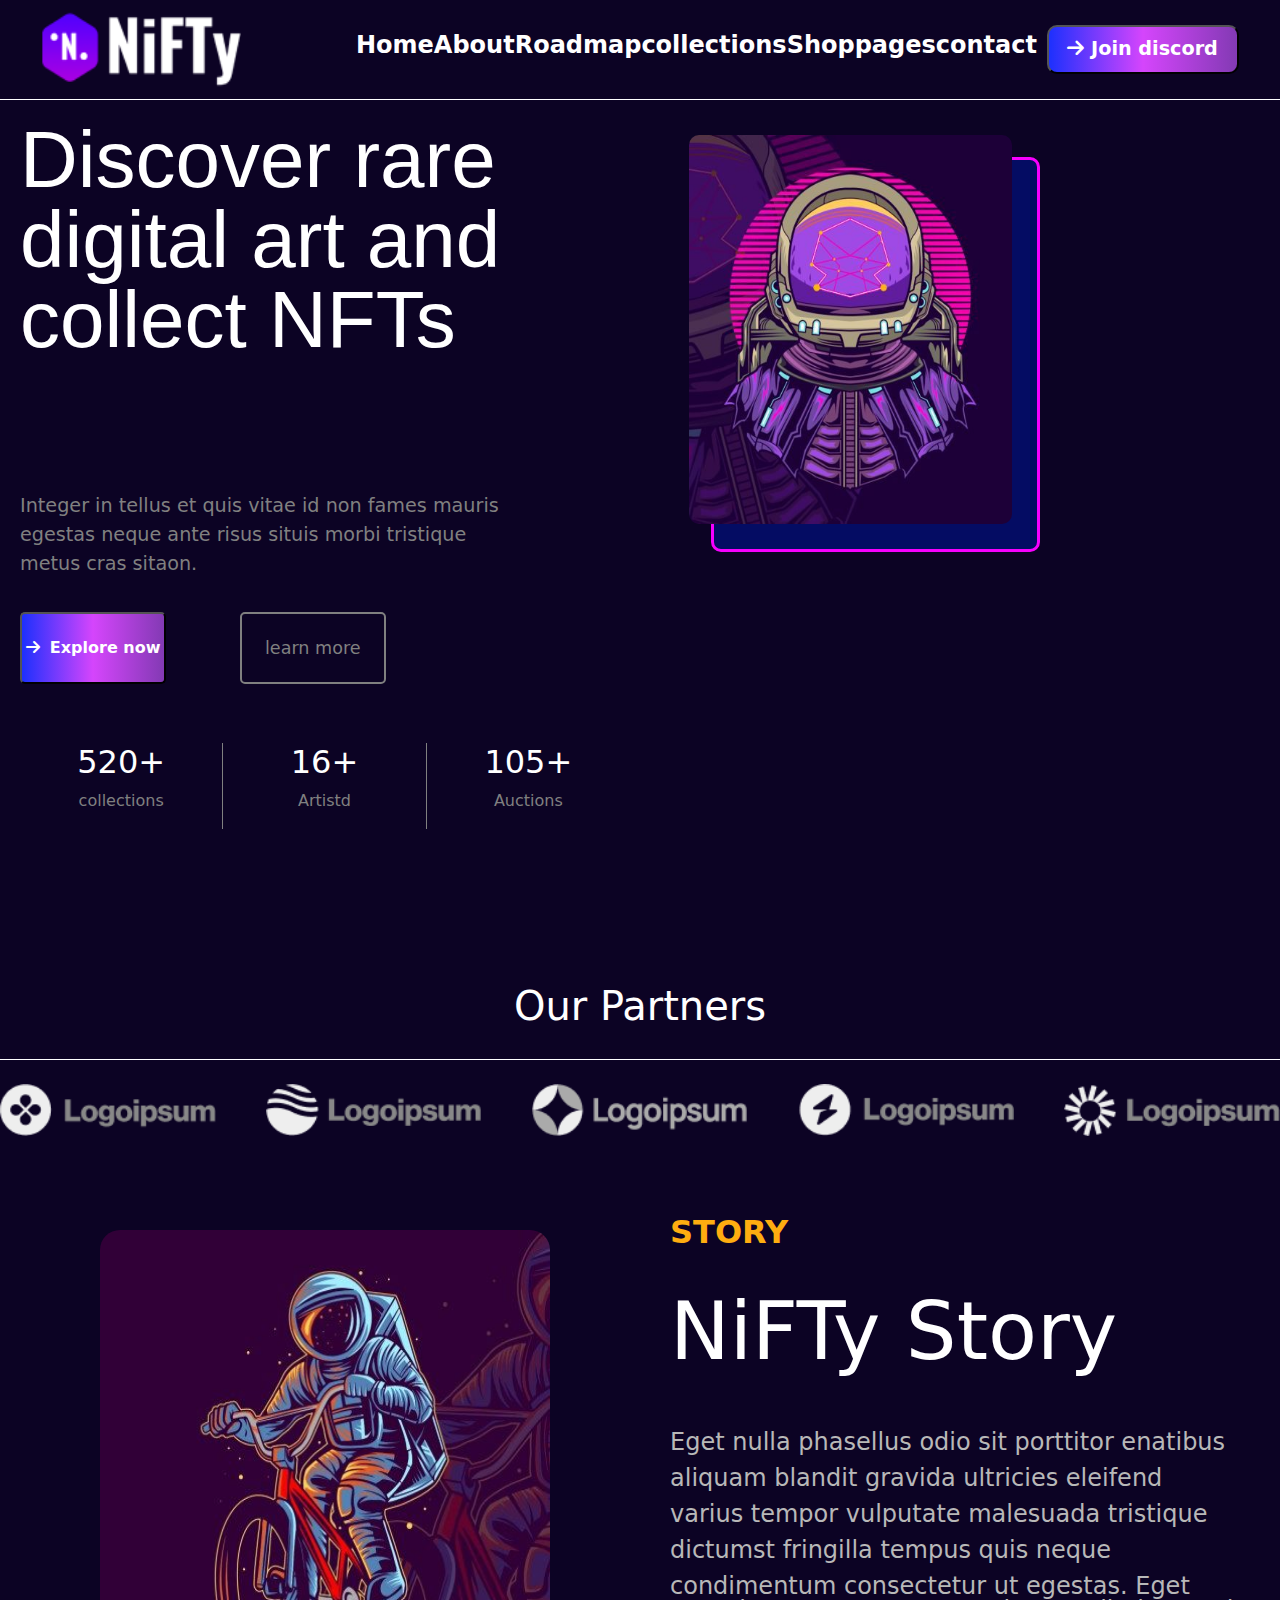
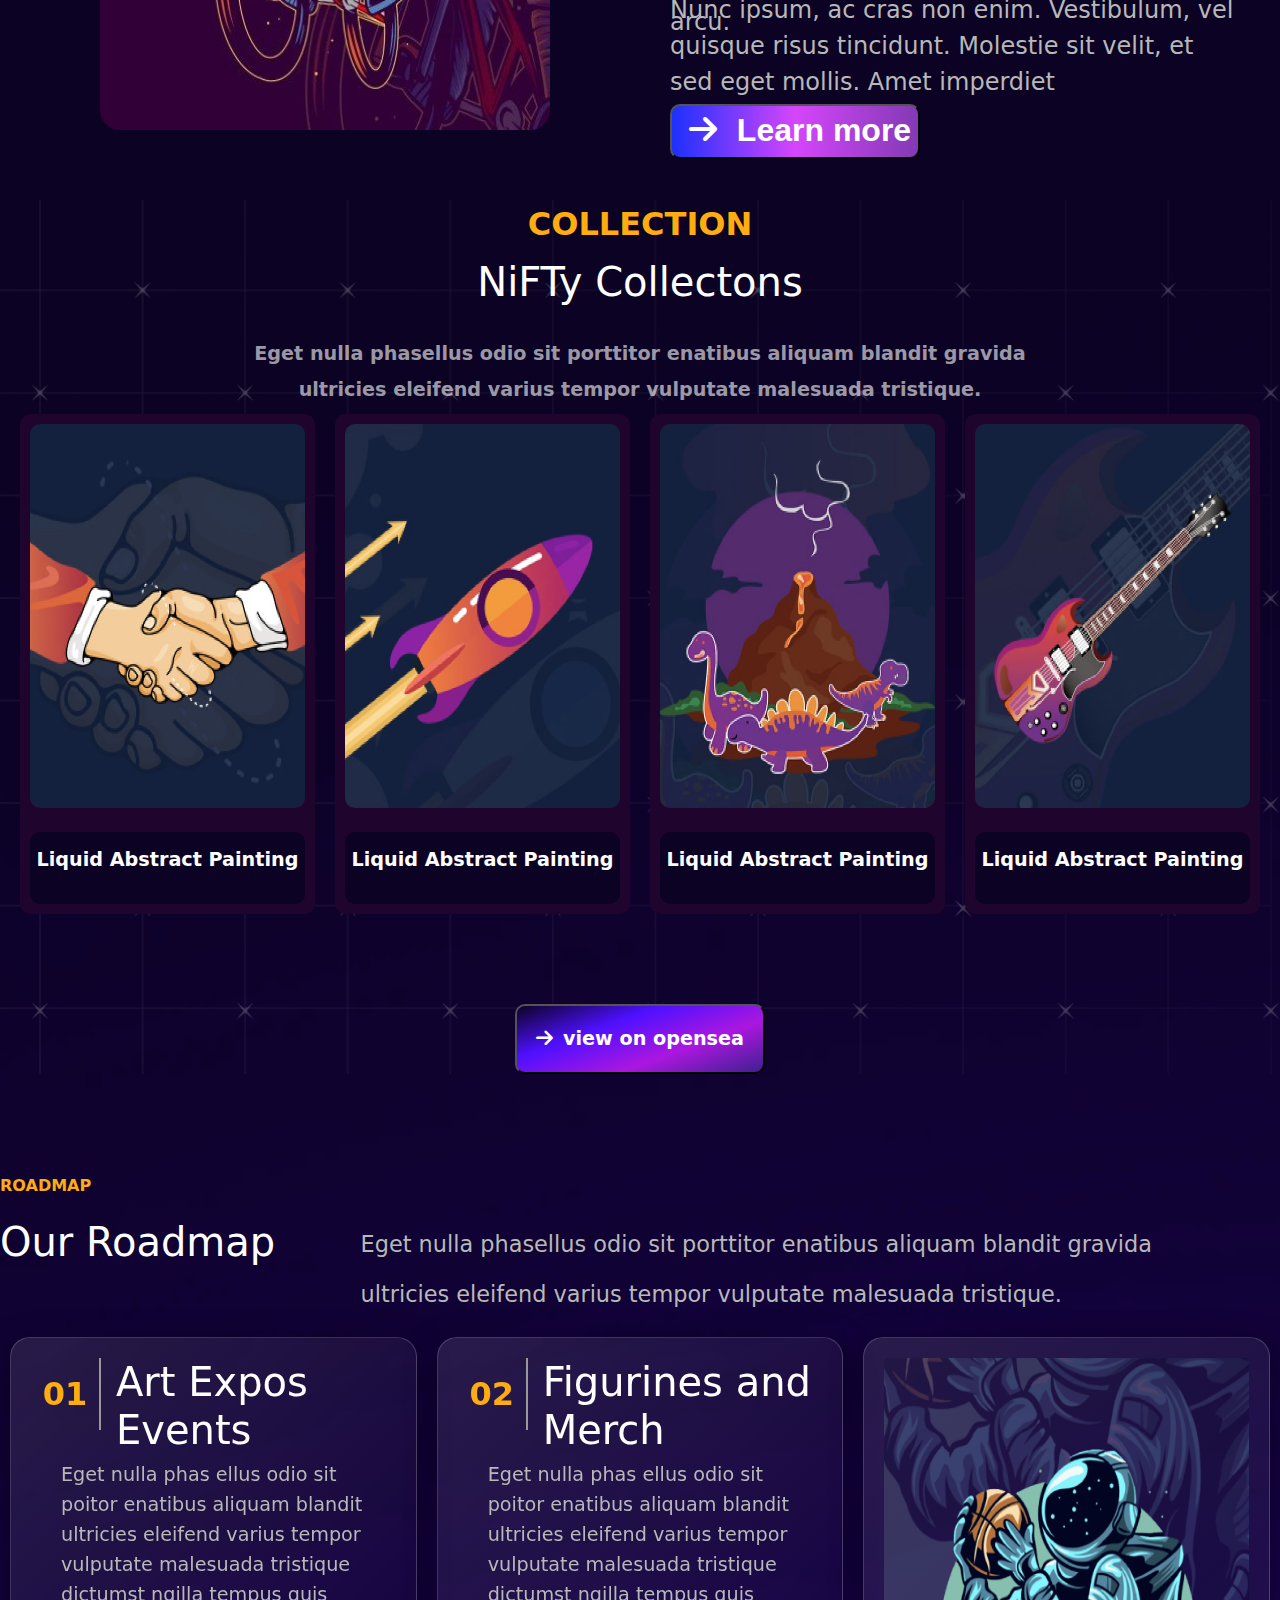
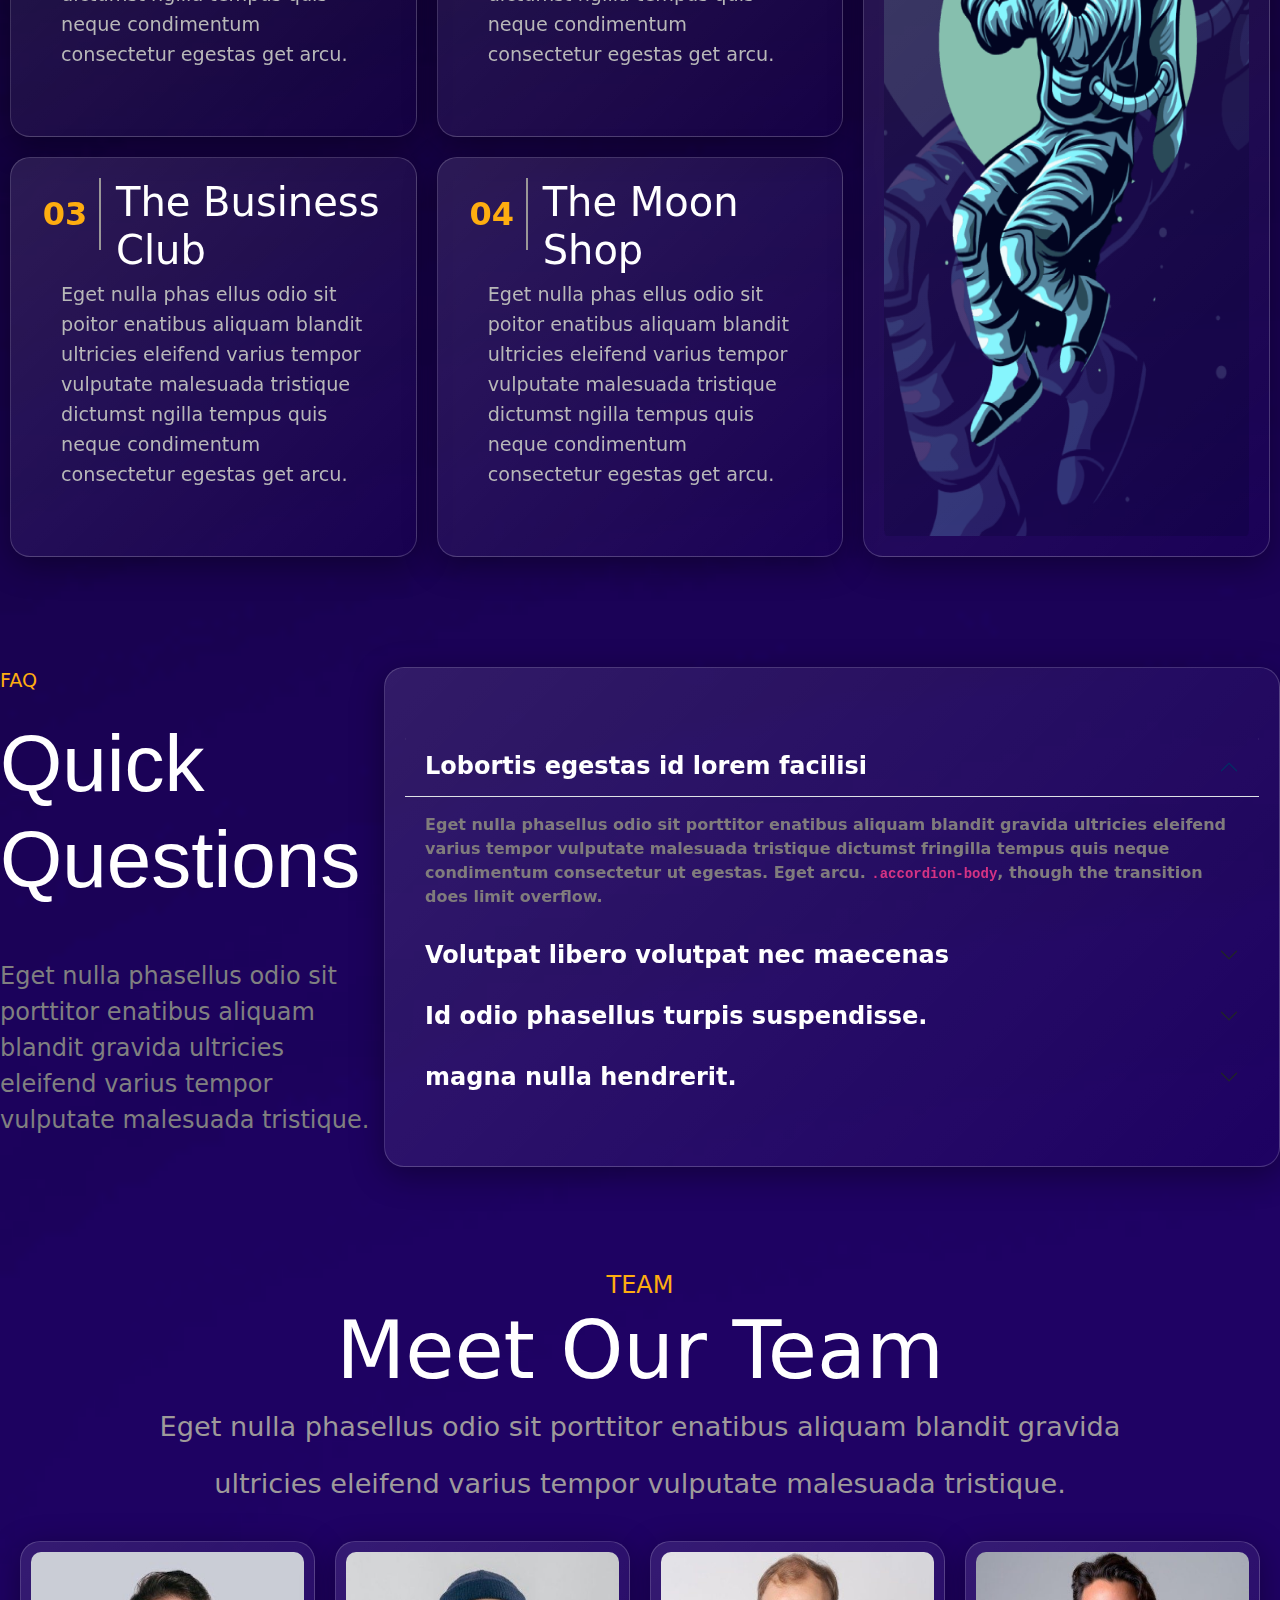
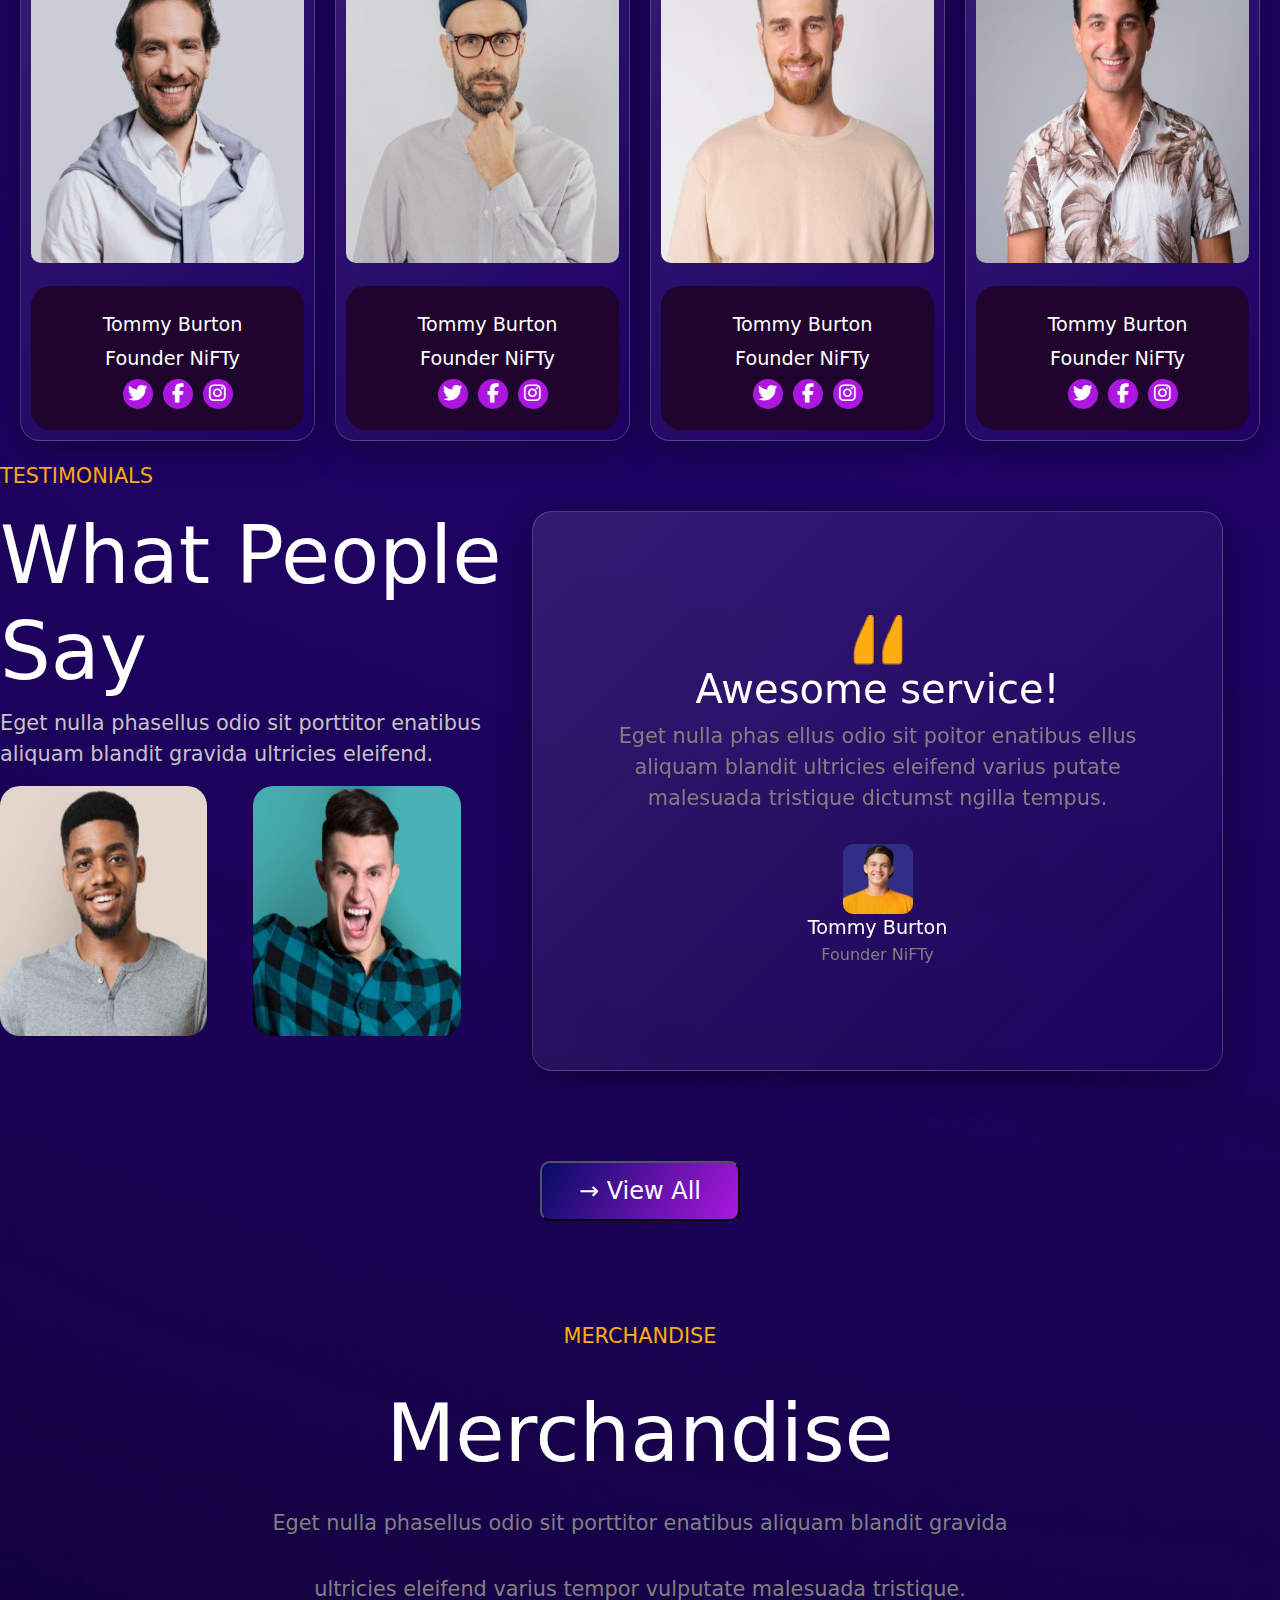
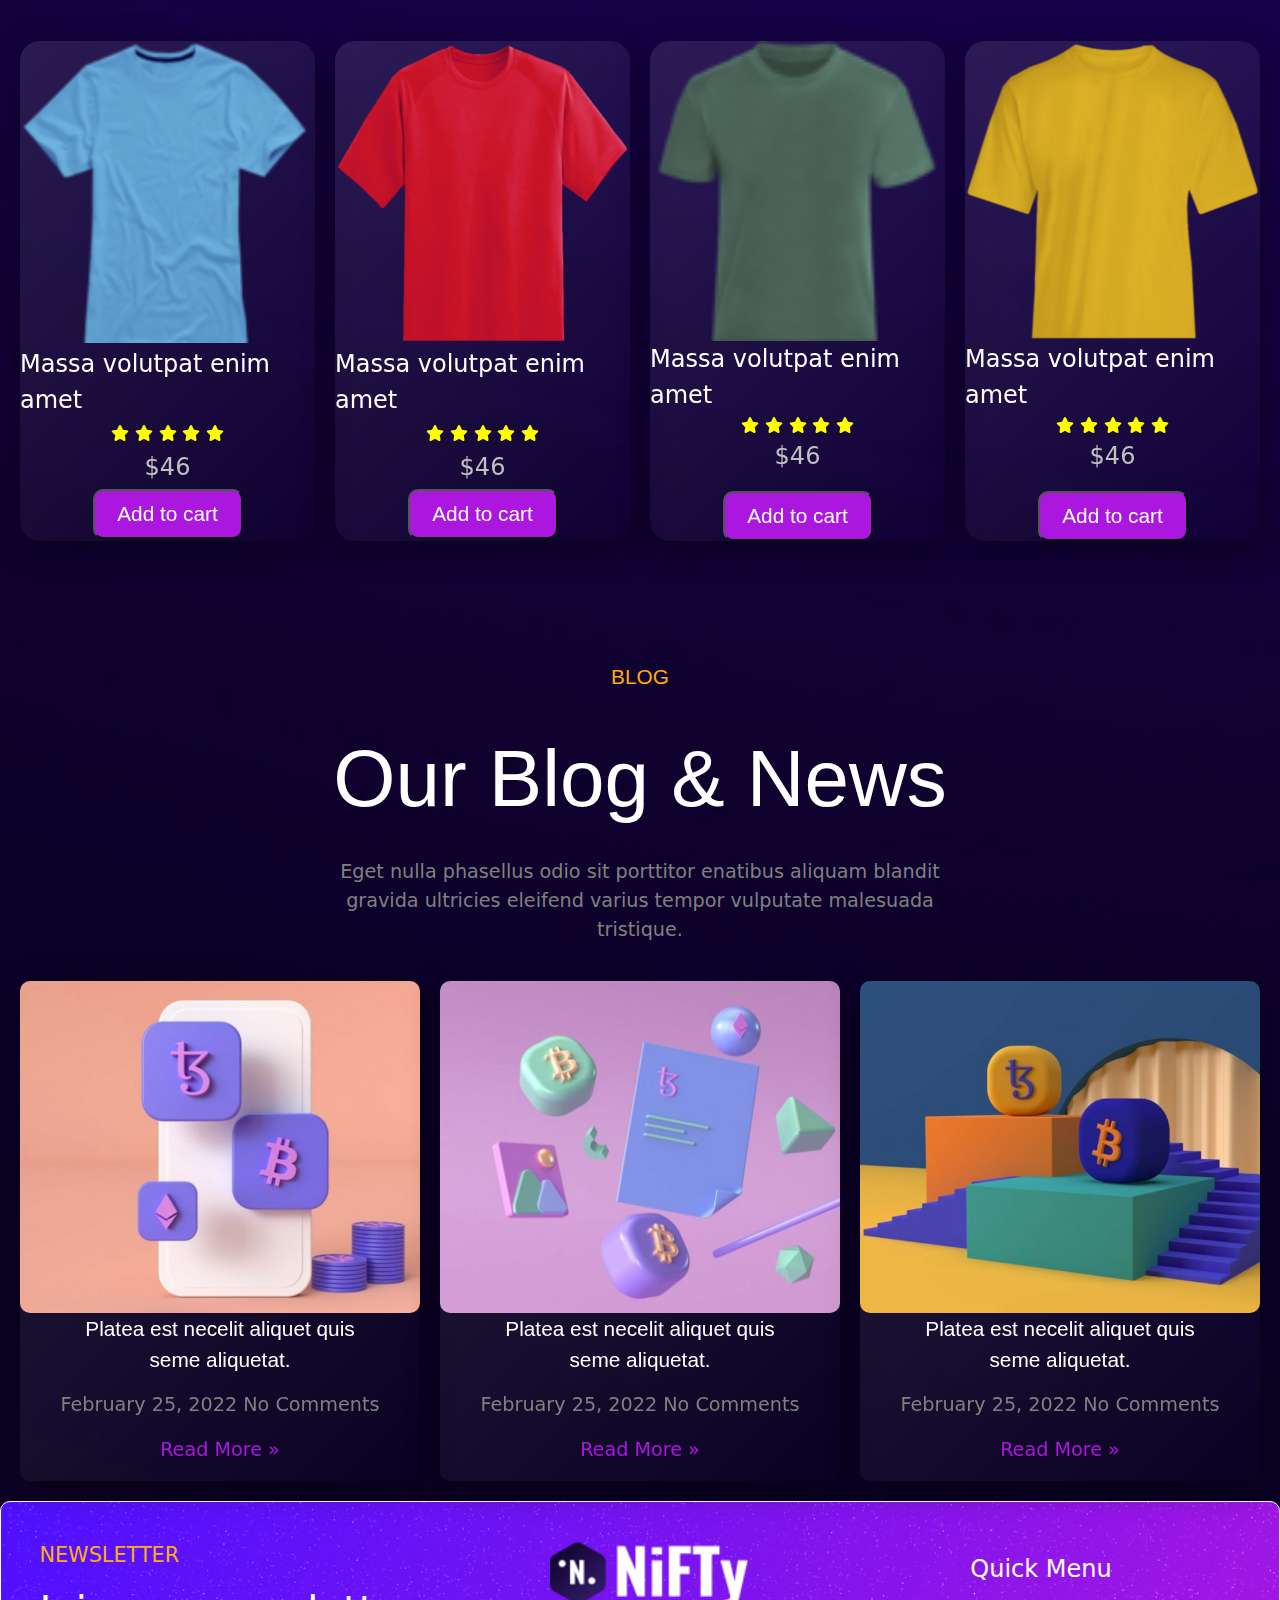
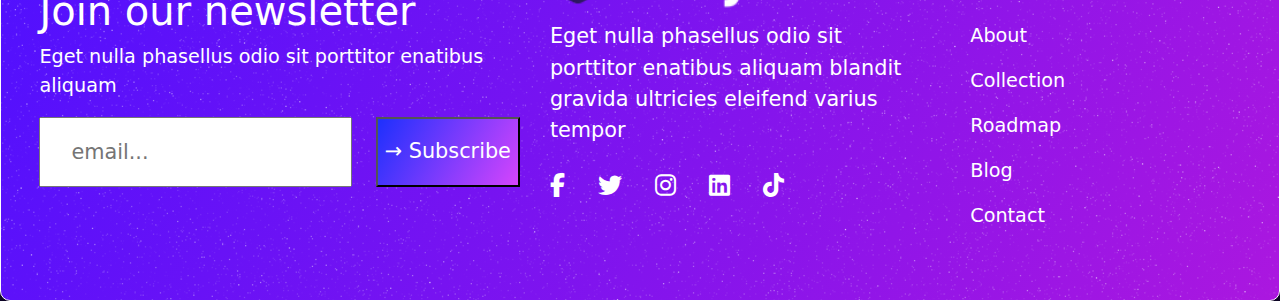
<file: index.html>
<!DOCTYPE html>
<html lang="en">

<head>
    <meta charset="UTF-8">
    <meta name="viewport" content="width=device-width, initial-scale=1.0">
    <title>Nifty portfolio</title>
    <link rel="preconnect" href="https://fonts.googleapis.com">
    <link rel="preconnect" href="https://fonts.gstatic.com" crossorigin>
    <link href="https://fonts.googleapis.com/css2?family=Roboto+Condensed:ital,wght@0,100..900;1,100..900&display=swap"
        rel="stylesheet">
    <link rel="stylesheet" href="style.css">
    <link rel="stylesheet" href="https://cdnjs.cloudflare.com/ajax/libs/font-awesome/6.6.0/css/all.min.css">

    <link href="https://cdn.jsdelivr.net/npm/bootstrap@5.3.3/dist/css/bootstrap.min.css" rel="stylesheet"
        integrity="sha384-QWTKZyjpPEjISv5WaRU9OFeRpok6YctnYmDr5pNlyT2bRjXh0JMhjY6hW+ALEwIH" crossorigin="anonymous">
</head>
</head>

<body style=" background-color: #0C0324;">
    <div class="main">
        <!-- navbar start -->
        <nav>
            <div class="nav_logo">
                <img src="./images/logo-nifty-light.png" alt="aa" height="100%" width="100%">
            </div>
            <div class="nav_catagories">
                <ul>
                    <li>Home</li>
                    <li>About</li>
                    <li>Roadmap</li>
                    <li>collections</li>
                    <li>Shop</li>
                    <li>pages</li>
                    <li>contact</li>
                </ul>
            </div>
            <div class="nav_button">
                <button><i class="fa-solid fa-arrow-right"></i> Join discord</button>
            </div>
        </nav>
        <!-- navbar end -->
        <!-- hero section start -->
        <div class="hero">
            <div class="hero_text">
                <h1 class="hero_tital">
                    Discover rare digital art and collect NFTs
                </h1>

                <p class="hero_paragraph">Integer in tellus et quis vitae id non fames mauris egestas neque ante risus
                    situis morbi tristique metus cras sitaon.</p>

                <div class="hero_buttons">
                    <button class="hero_button_1"><i style="margin-right: 10px;"
                            class="fa-solid fa-arrow-right"></i>Explore
                        now</button>
                    <button class="hero_button_2">learn more</button>
                </div>

                <div class="hero_review">

                    <div class="hero_reviews">
                        <h2>520+</h2>
                        <p>collections</p>
                    </div>

                    <div class="hero_reviews">
                        <h2>16+</h2>
                        <p>Artistd</p>
                    </div>

                    <div class="hero_reviews" style="border: none;">
                        <h2>105+</h2>
                        <p>Auctions</p>
                    </div>

                </div>
            </div>

            <div class="hero_img">

                <div class="hero_inner_img">
                    <img src="./images/img-hero-home-pkx0rylo211e505zyjern6z4qr8wz2abgy2iei8vrc.jpg" alt="aa"
                        height="100%" width="100%">
                </div>
            </div>
        </div>
        <!-- hero sectionend -->

        <!-- our partners start -->
        <div class="heading1">
            <h1>Our Partners</h1>
        </div>

        <div class="partners_logo">
            <img src="./images/logoipsum1.png" alt="aa" width="100%">
            <img src="./images/logoispum2.png" alt="aa" width="100%">
            <img src="./images/logoipsum3.png" alt="aa" width="100%">
            <img src="./images/logoipsum4.png" alt="aa" width="100%">
            <img src="./images/logoipsum5.png" alt="aa" width="100%">
        </div>
        <!-- our partners end -->

        <!-- nify story start -->

        <div class="nifty_story">
            <div class="nifty_story_img">
                <div class="nifty_story_inner_img">
                    <img src="./images/about-sect-pkx2qvjboxoln93ri0fmyq3f60lvekg6x5yi3pwz84.jpg" alt="aa" height="100%"
                        width="100%">
                </div>
            </div>
            <div class="nifty_story_text">
                <span id="story">story</span>

                <h1>NiFTy Story</h1>

                <span>Eget nulla phasellus odio sit porttitor enatibus aliquam blandit gravida ultricies eleifend varius
                    tempor vulputate malesuada tristique dictumst fringilla tempus quis neque condimentum consectetur ut
                    egestas. Eget arcu.</span>

                <span>Nunc ipsum, ac cras non enim. Vestibulum, vel quisque risus tincidunt. Molestie sit velit, et sed
                    eget mollis. Amet imperdiet</span>
                <div class="nifty_button">
                    <button><i class="fa-solid fa-arrow-right"></i>Learn more</button>
                </div>
            </div>
        </div>
        <!-- nifty story end -->

        <!-- nifty collection start -->
        <div class="nifty_collection">

            <div class="nifty_collection_text1"><span>COLLECTION</span></div>

            <div class="nifty_collection_text2">
                <h1>NiFTy Collectons</h1>
            </div>

            <div class="nifty_collection_text3">
                <p>Eget nulla phasellus odio sit porttitor enatibus aliquam blandit gravida</p>
                <p>ultricies eleifend varius tempor vulputate malesuada tristique.</p>
            </div>

            <div class="nifty_collection_cards">
                <div class="nifty_collection_card">
                    <div class="nifty_collection_card_img"><img src="./images/img-8-min.jpg" alt="aa" height="100%"
                            width="100%"></div>
                    <div class="nifty_collection_card_text">
                        <p>Liquid Abstract Painting</p>
                    </div>
                </div>
                <div class="nifty_collection_card">
                    <div class="nifty_collection_card_img"><img src="./images/img-2-min.jpg" alt="aa" height="100%"
                            width="100%"></div>
                    <div class="nifty_collection_card_text">
                        <p>Liquid Abstract Painting</p>
                    </div>
                </div>
                <div class="nifty_collection_card">
                    <div class="nifty_collection_card_img"><img src="./images/img-3-min.jpg" alt="aa" height="100%"
                            width="100%"></div>
                    <div class="nifty_collection_card_text">
                        <p>Liquid Abstract Painting</p>
                    </div>
                </div>
                <div class="nifty_collection_card">
                    <div class="nifty_collection_card_img"><img src="./images/img-7-min.jpg" alt="aa" height="100%"
                            width="100%"></div>
                    <div class="nifty_collection_card_text">
                        <p>Liquid Abstract Painting</p>
                    </div>
                </div>
            </div>
            <div class="nifty_collection_button">
                <button><i class="fa-solid fa-arrow-right"></i>view on opensea</button>
            </div>


        </div>
        <!-- nifty collection end -->

        <!-- nifty roadmap starts here -->

        <div class="nifty_roadmap">

            <div class="nifty_roadmap_text1">
                <p>
                    ROADMAP</p>
            </div>

            <div class="nifty_roadmap_text_2">
                <div class="nifty_roadmap_text_3_heading">
                    <h1>Our Roadmap</h1>
                </div>
                <div class="nifty_roadmap_text_2_paragraph">
                    <p>Eget nulla phasellus odio sit porttitor enatibus aliquam blandit gravida</p>
                    <p>ultricies eleifend varius tempor vulputate malesuada tristique.</p>
                </div>
            </div>

            <div class="nifty_roadmap_cards">
                <div class="nifty_roadmap_card">
                    <div class="nifty_roadmap_card_text1">
                        <div class="nifty_roadmap_number"><span>01</span></div>
                        <div class="nifty_roadmap_heading">
                            <h1>Art Expos Events</h1>
                        </div>
                    </div>
                    <div class="nifty_roadmap_card_text2">
                        <p>Eget nulla phas ellus odio sit poitor enatibus aliquam blandit ultricies eleifend varius
                            tempor vulputate malesuada tristique dictumst ngilla tempus quis neque condimentum
                            consectetur egestas get arcu.</p>
                    </div>
                </div>
                <div class="nifty_roadmap_card">
                    <div class="nifty_roadmap_card_text1">
                        <div class="nifty_roadmap_number"><span>02</span></div>
                        <div class="nifty_roadmap_heading">
                            <h1>Figurines and Merch</h1>
                        </div>
                    </div>
                    <div class="nifty_roadmap_card_text2">
                        <p>Eget nulla phas ellus odio sit poitor enatibus aliquam blandit ultricies eleifend varius
                            tempor vulputate malesuada tristique dictumst ngilla tempus quis neque condimentum
                            consectetur egestas get arcu.</p>
                    </div>
                </div>
                <div class="nifty_roadmap_card">
                    <div class="nifty_roadmap_card_text1">
                        <div class="nifty_roadmap_number"><span>03</span></div>
                        <div class="nifty_roadmap_heading">
                            <h1>The Business Club</h1>
                        </div>
                    </div>
                    <div class="nifty_roadmap_card_text2">
                        <p>Eget nulla phas ellus odio sit poitor enatibus aliquam blandit ultricies eleifend varius
                            tempor vulputate malesuada tristique dictumst ngilla tempus quis neque condimentum
                            consectetur egestas get arcu.</p>
                    </div>
                </div>
                <div class="nifty_roadmap_card">
                    <div class="nifty_roadmap_card_text1">
                        <div class="nifty_roadmap_number"><span>04</span></div>
                        <div class="nifty_roadmap_heading">
                            <h1>The Moon Shop</h1>
                        </div>
                    </div>
                    <div class="nifty_roadmap_card_text2">
                        <p>Eget nulla phas ellus odio sit poitor enatibus aliquam blandit ultricies eleifend varius
                            tempor vulputate malesuada tristique dictumst ngilla tempus quis neque condimentum
                            consectetur egestas get arcu.</p>
                    </div>
                </div>
                <div class="nifty_roadmap_card item-3"><img
                        src="./images/roadmap-sect-pkx9wrj8sw4j5o6t93ny7na9h6vh82bf9cotd4w6r4.png" alt="aa"
                        height="100%" width="100%"></div>
            </div>
        </div>

        <!-- nifty roadmap ends here -->

        <!-- nifty inquiry start here -->

        <div class="nifty_inquiry">
            <div class="nifty_inquiry_left">
                <div class="nifty_inqury_text1">
                    <p>FAQ</p>
                </div>
                <div class="nifty_inqury_text2">
                    <h1 style="font-size: 5rem;">Quick Questions</h1>
                </div>
                <div class="nifty_inqury_text3">
                    <p>Eget nulla phasellus odio sit porttitor enatibus aliquam blandit gravida ultricies eleifend
                        varius tempor vulputate malesuada tristique.</p>
                </div>
            </div>
            <div class="nifty_inquiry_right">

                <div class="accordion mt-5" id="accordionExample">

                    <div class="accordion-item"
                        style="background: transparent; color: rgb(128, 124, 124); border: none;">
                        <h2 class="accordion-header "
                            style="background: transparent; color: rgb(255, 255, 255); border: none;">
                            <button class="accordion-button"
                                style="background: transparent; color: rgb(255, 255, 255); font-weight: 700; font-size: 1.5rem; border: none;"
                                type="button" data-bs-toggle="collapse" data-bs-target="#collapseOne"
                                aria-expanded="true" aria-controls="collapseOne">
                                Lobortis egestas id lorem facilisi
                            </button>
                        </h2>
                        <div id="collapseOne" class="accordion-collapse collapse show"
                            data-bs-parent="#accordionExample">
                            <div class="accordion-body">
                                <strong>Eget nulla phasellus odio sit porttitor enatibus aliquam blandit gravida
                                    ultricies eleifend varius tempor vulputate malesuada tristique dictumst fringilla
                                    tempus quis neque condimentum consectetur ut egestas. Eget arcu.
                                    <code>.accordion-body</code>, though the transition does limit overflow.
                            </div>
                        </div>
                    </div>


                    <div class="accordion-item" style="background: transparent; color: gray; border: none;">
                        <h2 class="accordion-header" style="background: transparent; color: gray;">
                            <button class="accordion-button collapsed"
                                style="background: transparent; color: rgb(255, 255, 255); font-weight: 700; font-size: 1.5rem"
                                type="button" data-bs-toggle="collapse" data-bs-target="#collapseTwo"
                                aria-expanded="false" aria-controls="collapseTwo">
                                Volutpat libero volutpat nec maecenas
                            </button>
                        </h2>
                        <div id="collapseTwo" class="accordion-collapse collapse" data-bs-parent="#accordionExample">
                            <div class="accordion-body">
                                <strong>Eget nulla phasellus odio sit porttitor enatibus aliquam blandit gravida
                                    ultricies eleifend varius tempor vulputate malesuada tristique dictumst fringilla
                                    tempus quis neque condimentum consectetur ut egestas. Eget arcu.
                                    <code>.accordion-body</code>, though the transition does limit overflow.
                            </div>
                        </div>
                    </div>


                    <div class="accordion-item"
                        style="background: transparent; color: gray; font-weight: 700; border: none;">
                        <h2 class="accordion-header">
                            <button class="accordion-button collapsed"
                                style="background: transparent; color: rgb(255, 255, 255); font-weight: 700; font-size: 1.5rem"
                                type="button" data-bs-toggle="collapse" data-bs-target="#collapseThree"
                                aria-expanded="false" aria-controls="collapseThree">
                                Id odio phasellus turpis suspendisse.
                            </button>
                        </h2>
                        <div id="collapseThree" class="accordion-collapse collapse" data-bs-parent="#accordionExample">
                            <div class="accordion-body">
                                <strong>Eget nulla phasellus odio sit porttitor enatibus aliquam blandit gravida
                                    ultricies eleifend varius tempor vulputate malesuada tristique dictumst fringilla
                                    tempus quis neque condimentum consectetur ut egestas. Eget arcu.
                                    <code>.accordion-body</code>, though the transition does limit overflow.
                            </div>
                        </div>
                    </div>

                    <div class="accordion-item" style="background: transparent; color: gray; border: none;">
                        <h2 class="accordion-header">
                            <button class="accordion-button collapsed"
                                style="background: transparent; color: rgb(255, 255, 255); font-weight: 700; font-size: 1.5rem;"
                                type="button" data-bs-toggle="collapse" data-bs-target="#collapseFour"
                                aria-expanded="false" aria-controls="collapseFour">
                                magna nulla hendrerit.
                            </button>
                        </h2>
                        <div id="collapseFour" class="accordion-collapse collapse" data-bs-parent="#accordionExample">
                            <div class="accordion-body">
                                <strong>Eget nulla phasellus odio sit porttitor enatibus aliquam blandit gravida
                                    ultricies eleifend varius tempor vulputate malesuada tristique dictumst fringilla
                                    tempus quis neque condimentum consectetur ut egestas. Eget arcu.
                                    <code>.accordion-body</code>, though the transition does limit overflow.
                            </div>
                        </div>
                    </div>


                </div>
            </div>
        </div>

        <!-- nifty inquiry end here -->

        <!-- nifty team starts here -->
        <div class="nifty_team1"><span>TEAM</span></div>
        <div class="nifty_team2">
            <h1 style="font-size: 5rem; font-weight: 400;">Meet Our Team</h1>
        </div>
        <div class="nifty_team3">
            <p>Eget nulla phasellus odio sit porttitor enatibus aliquam blandit gravida</p>
            <p>ultricies eleifend varius tempor vulputate malesuada tristique.</p>
        </div>

        <div class="nifty_team_cards">
            <div class="nifty_team_card">
                <div class="nifty_team_card_profile"><img
                        src="./images/team1-pkxbu26wzgzywd9c7iqb6fk4cjpgk76rumqu2x8xt8.jpg" alt="aa" height="100%"
                        width="100%"></div>
                <div class="nifty_team_card_text">
                    <div>
                        <p style="margin: 0px;">Tommy Burton</p>
                    </div>
                    <div>
                        <p style="margin: 0px;">Founder NiFTy</p>
                    </div>
                    <div><i class="fa-brands fa-twitter"></i><i class="fa-brands fa-facebook-f"></i><i
                            class="fa-brands fa-instagram"></i></div>
                </div>
            </div>
            <div class="nifty_team_card">
                <div class="nifty_team_card_profile"><img
                        src="./images/team2-pkxbu50fjz3tv758r1y6vwui4pbk7ahyv0pair4rak.jpg" alt="aa" height="100%"
                        width="100%"></div>
                <div class="nifty_team_card_text">
                    <div>
                        <p style="margin: 0px;">Tommy Burton</p>
                    </div>
                    <div>
                        <p style="margin: 0px;">Founder NiFTy</p>
                    </div>
                    <div><i class="fa-brands fa-twitter"></i><i class="fa-brands fa-facebook-f"></i><i
                            class="fa-brands fa-instagram"></i></div>
                </div>
            </div>
            <div class="nifty_team_card">
                <div class="nifty_team_card_profile"><img
                        src="./images/team3-pkxbu42ld52jjl6lwjjkbf31jbg6zle8iw1t1h65gs.jpg" alt="aa" height="100%"
                        width="100%"></div>
                <div class="nifty_team_card_text">
                    <div>
                        <p style="margin: 0px;">Tommy Burton</p>
                    </div>
                    <div>
                        <p style="margin: 0px;">Founder NiFTy</p>
                    </div>
                    <div><i class="fa-brands fa-twitter"></i><i class="fa-brands fa-facebook-f"></i><i
                            class="fa-brands fa-instagram"></i></div>
                </div>
            </div>
            <div class="nifty_team_card">
                <div class="nifty_team_card_profile"><img
                        src="./images/team4-pkxbu34r6b197z7z214xqxbkxxktrwai6rebk77jn0.jpg" alt="aa" height="100%"
                        width="100%"></div>
                <div class="nifty_team_card_text">
                    <div>
                        <p style="margin: 0px;">Tommy Burton</p>
                    </div>
                    <div>
                        <p style="margin: 0px;">Founder NiFTy</p>
                    </div>
                    <div><i class="fa-brands fa-twitter"></i><i class="fa-brands fa-facebook-f"></i><i
                            class="fa-brands fa-instagram"></i></div>
                </div>
            </div>
        </div>

        <!-- nifty team ends here -->

        <!-- nifty review starts here -->

        <div class="nifty_review">
            <div class="nifty_review_left">
                <p class="nifty_review_text1">TESTIMONIALS</p>
                <h1 class="nifty_review_text2">What People Say</h1>
                <p class="nifty_review_text3">Eget nulla phasellus odio sit porttitor enatibus aliquam blandit gravida
                    ultricies eleifend.</p>
                <div class="nifty_review_pictures">
                    <div><img src="./images/testi-sect1-pkxcj3m3v1ulpl009qjrrjngf3tje9r786vabshqfs.jpg" alt="aa"
                            height="100%" width="100%"></div>
                    <div><img src="./images/testi-sect2-pkxcja6z6w3lyuqg7be5qzzoksx3w5hbl3fooq7z88.jpg" alt="aa"
                            height="100%" width="100%"></div>
                </div>
            </div>
            <div class="nifty_review_right">
                <div class="nifty_review_inner_right">
                    <img src="./images/quote-icon.png" alt="aa" height="50px" width="50px">
                    <h1>Awesome service!</h1>
                    <p style="margin: 0px;">Eget nulla phas ellus odio sit poitor enatibus ellus</p>
                    <p style="margin: 0px;">aliquam blandit ultricies eleifend varius putate</p>
                    <p style="margin: 0px;">malesuada tristique dictumst ngilla tempus.</p>

                    <img src="./images/testimo01-pkydytldvifw3qotspid9qsis4ssrjpdbw167x60hs.jpg" alt="aa" height="70px"
                        width="70px">

                    <p style="margin: 0px;">Tommy Burton</p>
                    <p style="margin: 0px;">Founder NiFTy</p>
                </div>
            </div>


        </div>

        <div class="nifty_review_button"><button>→ View All</button></div>
        <!-- nifty review ends here -->

        <!-- marchendise starts here -->

        <div class="nifty_marchendise">
            <p>MERCHANDISE</p>
            <h1>Merchandise</h1>
            <p>Eget nulla phasellus odio sit porttitor enatibus aliquam blandit gravida</p>
            <p>ultricies eleifend varius tempor vulputate malesuada tristique.</p>
        </div>

        <div class="nifty_marchendise_cards">


            <div class="nifty_marchendise_card">
                <img src="./images/product1-150x150.png" alt="aa" width="100%" height="60%">


                <p class="marchendise_heading" style="margin: 0px;">Massa volutpat enim amet</p>


                <div>
                    <i class="fa-solid fa-star"></i>
                    <i class="fa-solid fa-star"></i>
                    <i class="fa-solid fa-star"></i>
                    <i class="fa-solid fa-star"></i>
                    <i class="fa-solid fa-star"></i>
                </div>


                <p style="margin: 0px;" id="price">$46</p>


                <button>Add to cart</button>
            </div>


            <div class="nifty_marchendise_card">

                <img src="./images/product2.png" alt="aa" width="100%" height="60%">


                <p class="marchendise_heading" style="margin: 0px;">Massa volutpat enim amet</p>

                <div>
                    <i class="fa-solid fa-star"></i>
                    <i class="fa-solid fa-star"></i>
                    <i class="fa-solid fa-star"></i>
                    <i class="fa-solid fa-star"></i>
                    <i class="fa-solid fa-star"></i>
                </div>

                <p style="margin: 0px;" id="price" >$46</p>


                <button>Add to cart</button>
            </div>


            <div class="nifty_marchendise_card">

                <img src="./images/product3-100x100.png" alt="aa" width="100%" height="60%">

                <p class="marchendise_heading" style="margin: 0px;">Massa volutpat enim amet</p>

                <div>
                    <i class="fa-solid fa-star"></i>
                    <i class="fa-solid fa-star"></i>
                    <i class="fa-solid fa-star"></i>
                    <i class="fa-solid fa-star"></i>
                    <i class="fa-solid fa-star"></i>
                </div>


                <p id="price">$46</p>


                <button>Add to cart</button>


            </div>


            <div class="nifty_marchendise_card">


                <img src="./images/product4-300x300.png" alt="aa" width="100%" height="60%">


                <p class="marchendise_heading" style="margin: 0px;">Massa volutpat enim amet</p>


                <div>
                    <i class="fa-solid fa-star"></i>
                    <i class="fa-solid fa-star"></i>
                    <i class="fa-solid fa-star"></i>
                    <i class="fa-solid fa-star"></i>
                    <i class="fa-solid fa-star"></i>
                </div>


                <p id="price">$46</p>


                <button>Add to cart</button>
            </div>


        </div>

        <!-- marchendise ends here -->

        <!-- blog starts here -->

        <div class="blogs">
            <p>BLOG</p>
            <h1>Our Blog & News</h1>
            <p>Eget nulla phasellus odio sit porttitor enatibus aliquam blandit gravida ultricies eleifend varius tempor
                vulputate malesuada tristique.</p>
        </div>

        <div class="blogs_cards">
            <div class="blogs_card">
                <div class="blog_card_img" id="blog_img1"></div>
                <p>Platea est necelit aliquet quis seme aliquetat.</p>
                <p>February 25, 2022 No Comments</p>
                <p>Read More »</p>
            </div>
            <div class="blogs_card">
                <div class="blog_card_img" id="blog_img2"></div>
                <p>Platea est necelit aliquet quis seme aliquetat.</p>
                <p>February 25, 2022 No Comments</p>
                <p>Read More »</p>
            </div>
            <div class="blogs_card">
                <div class="blog_card_img" id="blog_img3"></div>
                <p>Platea est necelit aliquet quis seme aliquetat.</p>
                <p>February 25, 2022 No Comments</p>
                <p>Read More »</p>
            </div>
        </div>

        <!-- blog ends here -->

        <!-- footer starts here -->

        <div class="footer">
            <div class="footer1">
                <p>NEWSLETTER</p>
                <h1>Join our newsletter</h1>
                <p>Eget nulla phasellus odio sit porttitor enatibus aliquam</p>
                <div class="footer_input">
                    <input type="email" placeholder="email...">
                    <button> → Subscribe</button>
                </div>
            </div>
            <div class="footer2">
                <img src="./images/logo-nifty-dark.png" alt="aa" height="70px" width="200px">
                <p class="footer_paragraph">Eget nulla phasellus odio sit porttitor enatibus aliquam blandit gravida ultricies eleifend varius tempor</p>

                <div class="footer_icons">
                    <i class="fa-brands fa-facebook-f"></i>
                    <i class="fa-brands fa-twitter"></i>
                    <i class="fa-brands fa-instagram"></i>
                    <i class="fa-brands fa-linkedin"></i>
                    <i class="fa-brands fa-tiktok"></i>
                </div>
            </div>
            <div class="footer3">
                <h1>Quick Menu</h1>

                <ul>
                    <li>About</li>
                    <li>Collection</li>
                    <li>Roadmap</li>
                    <li>Blog</li>
                    <li>Contact</li>
                </ul>
            </div>
        </div>

        <!-- footer ends here -->
    </div>




    <script src="https://cdn.jsdelivr.net/npm/bootstrap@5.3.3/dist/js/bootstrap.bundle.min.js"
        integrity="sha384-YvpcrYf0tY3lHB60NNkmXc5s9fDVZLESaAA55NDzOxhy9GkcIdslK1eN7N6jIeHz"
        crossorigin="anonymous"></script>

</body>

</html>
</file>
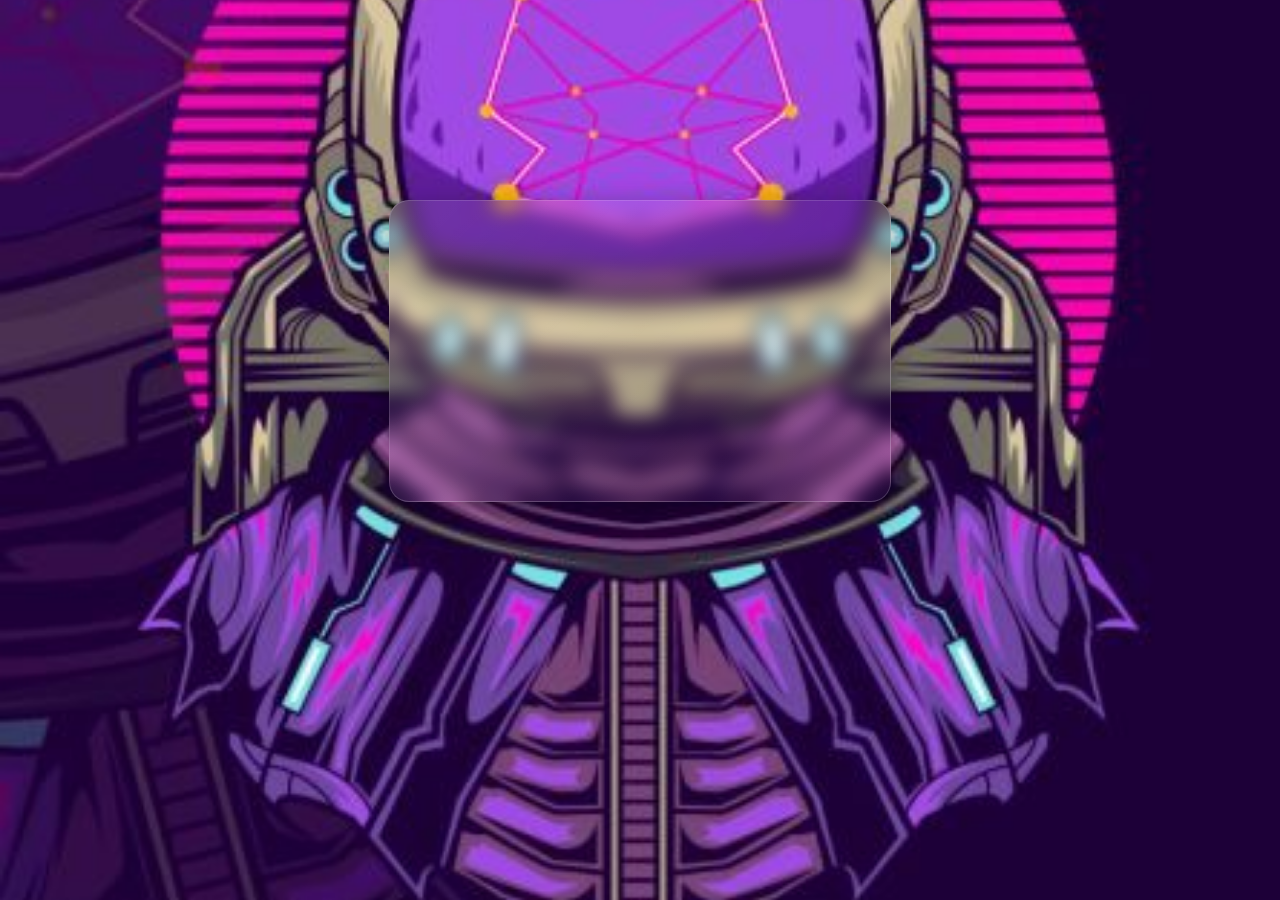
<file: glass.html>
<!DOCTYPE html>
<html lang="en">
<head>
    <meta charset="UTF-8">
    <meta name="viewport" content="width=device-width, initial-scale=1.0">
    <title>Glass effect</title>
</head>
<body>

    <style>

        body{
            background-image: url('./images/img-hero-home-pkx0rylo211e505zyjern6z4qr8wz2abgy2iei8vrc.jpg');
            background-size: 100%;
            background-position: center;
        }

        .container{
            width: 500px;
            height: 300px;
            margin: 200px auto;
        }

        /* glass effect */

        .glass{
            background: linear-gradient(135deg,rgba(255,255,255,0.1),rgba(255,255,255,0));
            backdrop-filter: blur(10px);
            -webkit-backdrop-filter: blur(10px);
            border-radius: 20px;
            border: 1px solid rgba(255,255,255,0.18);
            box-shadow: 0 8px 32px 0 rgba(0, 0, 0, 0.37);
        }

    </style>

    <div class="container glass"></div>
    
</body>
</html>
</file>
<file: style.css>
*{
    margin: 0;
    padding: 0;
    box-sizing: border-box;
   
}

body{
    /* background-image: linear-gradient(160deg,#0C0324); */
    background-color: #0C0324;
    display: flex;
    justify-content: center;
    font-family: "Rajdhani", sans-serif;
    background-image: url("./images/bg-hero-home.png");
    background-size: cover;
}

.main{
    /* font-family: "Roboto Condensed", sans-serif; */
    /* border: 1px solid white; */
    max-width: 1400px;
}
/* navbar start */
nav{
    height: 100px;
    width: 100%;
    border-bottom: 1px solid rgb(255, 255, 255);
    display: flex;
    align-items: center;
    justify-content: space-around;
}

.nav_logo{
    /* border: 1px solid black; */
    height: 80%;
    width: 200px;
    background-position: center;
}
.nav_catagories{
    /* border: 1px solid black; */
    height: 50%;
    width: 50%;
    /* font-family: "Roboto Condensed", sans-serif; */
    font-optical-sizing: auto;
    display: flex;
    align-items: center;
}
.nav_catagories ul{
    display: flex;
    /* border: 1px solid black; */
    justify-content: space-between;
    width: 100%;
    height: 100%;
    display: flex;
    align-items: center;
}
.nav_catagories li{
    list-style: none;
    color: white;
    font-weight: 600;
    font-size: 1.5rem;
    cursor: pointer;
    transition: all 0.1s ease;
    /* border: 1px solid black; */
    height: 60%;
}

.nav_catagories li:hover{
    color: rgb(255, 0, 242);
    border-bottom: 5px solid rgb(250, 6, 250)
}


.nav_button{
    /* border: 1px solid black; */
    height: 50%;
    width: 15%;
}

.nav_button button{
    background-image: linear-gradient(to right,#1d30fd,#d545fc,#833ab4);
    width: 100%;
    height: 100%;
    font-size: 1.2rem;
    font-weight: 600;
    color: white;
    cursor: pointer;
    transition: all 0.5s ease;
    border-radius: 10px;
}

.nav_button button:hover{
    transform: translateY(-20px);
}

@media screen and (max-width:1100px){
    .nav_catagories {
        display: none;
    }

    .nav_button{
        width: 30%;
    }
}

@media screen and (width<800px){
   
    
    .nav_button {
        width: 30%;
    }

    .nav_button button{
        font-size: 1rem;
    }
}

@media screen and (width<500px){
   

    .nav_button {
        width: 40%;
    }

    .nav_button button{
        font-size: 1rem;
    }
}
/* navbar end */


/* hero section start */

.hero{
    /* border: 1px solid black; */
    display: grid;
    grid-template-columns: 1fr 1fr;
    grid-template-rows: 80vh;
    grid-gap: 20px;
    padding: 20px;
}

.hero_text{
    /* background-color: red; */
    display: grid;
    grid-template-columns: 1fr;
    grid-template-rows: 45% 10% 10% 15%;
    align-content: space-between;
}

.hero_tital{
    color: rgb(255, 255, 255);
    font-size: 5rem;
    width: 80%;
    line-height: 80px;
    font-weight: 500;
    font-family: "Rajdhani", sans-serif;

}

.hero_paragraph{
    color: gray;
    width: 80%;
    font-size: 1.2rem;
}

.hero_buttons{
    width: 60%;
    display: flex;
    justify-content: space-between;
}

.hero_button_1{
    width: 40%;
    height: 100%;
    border-radius: 5px;
    background-image: linear-gradient(to right,#1d30fd,#d545fc,#833ab4);
    color: white;
    font-size: 1rem;
    font-weight: 600;
    /* font-family: "Roboto Condensed", sans-serif; */
    transition: 0.5s;
    cursor: pointer;
}

.hero_button_1:hover{
    transform: translateY(-20px);
}
.hero_button_2{
    width: 40%;
    height: 100%;
    border-radius: 5px;
    background: transparent;
    color: gray;
    font-size: 1.1rem;
    /* font-family: "Roboto Condensed", sans-serif; */
    border: 2px solid gray;
    transition: 0.5s;
    cursor: pointer;
}


.hero_button_2:hover{
    transform: translateY(-20px);
}

.hero_review{
    display: grid;
    grid-template-columns: 1fr 1fr 1fr;
    align-content: center;
}

.hero_reviews{
    border-right: 1px solid gray;
    display: flex;
    justify-content: center;
    flex-direction: column;
    align-items: center;
}

.hero_reviews h2{
    color: white;
    font-size: 2rem;
    /* font-family: "Roboto Condensed", sans-serif; */

}

.hero_reviews p{
    color: gray;
}
.hero_img{
    /* background-color: yellow ; */
    /* border: 1px solid yellow; */
    padding-top: 6%;
    padding-left: 10%;
}
.hero_inner_img{
    width: 60%;
    aspect-ratio: 1/1.2;
    border: 3px solid rgb(247, 0, 255);
    border-radius: 10px;
    cursor: pointer;
    background-color: #040c63;
    
}
.hero_inner_img img{
    transform: translate(-25px,-25px);
    border-radius: 10px;
 }



@media screen and (width<1200px){
    .hero_tital{
        font-size: 4rem;
    }

    .hero_inner_img{
        width: 80%;
    }
}

@media screen and (width<1000px){
    .hero_tital{
        font-size: 3rem;
    }

    .hero_buttons{
        width: 100%;
    }


}
@media screen and (width<768px){
    .hero_text{
        order: 2;
    }
    .hero_img{
        order: 1;
    }

    .hero_tital{
        width: 100%;
    }
    
    .hero_paragraph{
        width: 100%;
       
    }

    .hero_inner_img{
        width: 80%;
    }
     .hero{
        grid-template-columns: 1fr;
        grid-template-rows: 700px 400px;
     }
}

@media screen and (width<500px){
    .hero_inner_img{
        width: 90%;
    }

    .hero_buttons{
        height: 40px;
    }

    .hero_button_1{
        width: 48%;
    }

    .hero_button_2{
        width: 48%;
    }
    

    .hero{
        grid-template-columns: 1fr;
        grid-template-rows: 500px 500px;
     }
}

@media screen and (width<350px){
    .hero{
        grid-template-columns: 1fr;
        grid-template-rows: 350px 600px;
     }
}
/* hero section end */

/* our partners start */
.heading1{
    width: 100%;
    height: 100px;
    border-bottom: 1px solid white;
    color: white;
    font-size: 2rem;
    display: grid;
    place-items: center;
    margin-top: 100px;
    /* font-family: "Roboto Condensed", sans-serif; */
    font-weight: 700;
}

.partners_logo{
    width: 100%;
    display: grid;
    grid-template-columns: repeat(5,1fr);
    grid-template-rows: 100px;
    /* border: 1px solid white; */
    align-items: center;
    justify-items: center;
    grid-gap: 50px;
}


@media screen and (max-width:768px){
    .partners_logo{
        grid-template-columns: repeat(3,1fr);
        grid-template-rows: 50px 50px;
        
    }
}

@media screen and (max-width:500px){
    .partners_logo{
        grid-template-columns: 100px;
        grid-template-rows: repeat(5,30px);
        padding: 20px;
        padding-left: 35%;
      }
}
/* our partners end */

/* nifty story start */

.nifty_story{
    display: grid;
    grid-template-columns: repeat(2,1fr);
    grid-template-rows: 600px;
    /* border: 1px solid white; */
    padding: 20px;
    grid-gap: 20px;
}

.nifty_story_img{
    /* border: 1px solid white; */
    display: grid;
    place-items: center;
}

.nifty_story_inner_img{
    height: 500px;
    width: 450px;
    /* border: 1px solid white; */
    border-radius: 20px;
    overflow: hidden;
}
.nifty_story_text{
    /* border: 1px solid white; */
    display: grid;
    grid-template-columns: 1fr;
    grid-template-rows: 10% 20% 25% 15% 10%;
    grid-gap: 2%;
    align-content: space-between;
    padding: 20px;
}
#story{
    font-size: 2rem;
    display: flex;
    align-items: end;
    color: #FEAD10;
    text-transform: uppercase;
    font-weight: 700;
}

.nifty_story_text h1{
    font-size: 5rem;
    color: white;
    /* border: 1px solid white; */
}

.nifty_story_text :nth-child(3){
    font-size: 1.5rem;
    color: rgb(184, 184, 184);
}

.nifty_story_text :nth-child(4){
    font-size: 1.5rem;
    color: rgb(184, 184, 184);
}

.nifty_button button{
    width: 250px;
    height: 55px;
    border-radius: 10px;
    padding-bottom: 10px;
    padding-left: 10px;
    /* font-family: "Roboto Condensed", sans-serif; */
    font-family: "Rajdhani", sans-serif;
    font-weight: 600;
    font-size: 2rem;
    background-image: linear-gradient(to right,#1d30fd,#d545fc,#833ab4);
    color: white;
    transition: all 0.5s ease;
    cursor: pointer;
}

.nifty_button button:hover {
    transform: translateY(-20px);
}

.nifty_button button i{
    margin-right: 20px;
}


@media screen and (width<1100px){
    #story{
        font-size: 2rem;
        
    }
    
    .nifty_story_text h1{
        font-size: 3rem;
        
    }
    
    .nifty_story_text :nth-child(3){
        font-size: 1rem;
       
    }
    
    .nifty_story_text :nth-child(4){
        font-size: 1rem;
        
    }
    
    .nifty_button button{
        font-size: 1.5rem;
    }
}
@media screen and (width < 768px){
    .nifty_story{
        grid-template-columns: 1fr;
        grid-template-rows: 500px 500px;
    }
}
/* nifty story end */

/* nifty collection start */

.nifty_collection{
  /* border: 1px solid white; */
  background-image: url("./images/bg-boxstar.png");
  background-size: cover;
}

.nifty_collection_text1{
    width: 100%;
    height: auto;
    /* border: 1px solid black; */
    display: grid;
    place-items: center;
    color: #FEAD10;
    font-size: 2rem;
    font-weight: 600;
}

.nifty_collection_text2{
    width: 100%;
    height: auto;
    font-size: 2rem;
    display: grid;
    place-items: center;
    color: white;
    margin-top: 10px;
}

.nifty_collection_text3{
    width: 100%;
    height: 50px;
    display: flex;
    flex-direction: column;
    justify-content: space-between;
    align-items: center;
    font-weight: 600;
    line-height: 20px;
    font-size: 1.2rem;
    color: #FFFFFF99;
    margin-top: 30px;
}

.nifty_collection_cards{
    /* border: 1px solid white; */
    display: grid;
    grid-template-columns: repeat(4,1fr);
    grid-template-rows: 500px;
    grid-gap:20px;
    padding: 20px;
}



.nifty_collection_button{
    width: 100%;
    display: flex;
    justify-content: center;
    /* padding: 20px; */
}
.nifty_collection_button i{
    font-weight: 700;
    margin-right: 10px;
}

.nifty_collection_button button{
    height: 70px;
    /* border: 1px solid white; */
    width: 250px;
    font-size: 1.2rem;
    font-weight: 700;
    background-image: linear-gradient(160deg,#0C0324,#4E10FF,#AB17DF,#3F2091);
   border-radius: 10px;
   color: white;
   display: flex;
   justify-content: center;
   align-items: center;
   cursor: pointer;
   margin-top: 70px;
   transition: all 0.6s ease;
}
.nifty_collection_button:hover button{
    transform: translateY(-30px);

}


@media screen and (width<768px){
    .nifty_collection_cards{
        grid-template-columns: repeat(2,1fr);
        grid-template-rows: repeat(2,500px);
        margin-top: 50px;
    }
}

@media screen and (width<500px){
    .nifty_collection_cards{
        grid-template-columns: 1fr;
        grid-template-rows: repeat(4,500px);
    }
}
.nifty_collection_card{
    /* border: 1px solid white; */
    display: flex;
    flex-direction: column;
    justify-content: space-between;
    padding: 10px;
    border-radius: 10px;
    background-color: #1f042e;
}


.nifty_collection_card_img{
    width: 100%;
    height: 80%;
    /* border: 1px solid white; */
    border-radius: 10px;
    overflow: hidden;
}
.nifty_collection_card_text{
    height: 15%;
    width: 100%;
    /* border: 1px solid white; */
    border-radius: 10px;
    display: grid;
    place-items: center;
    font-size: 1.2rem;
    color: white;
    font-weight: 700;
    background-color: #0C0324;
}

.nifty_roadmap{
    /* border: 1px solid white; */
    margin-top: 100px;
    
}

.nifty_roadmap_text1{
    color: white;
    color: #FEAD10;
    font-weight: 600;
    
}

.nifty_roadmap_text_2{
    /* border: 1px solid white; */
    display: flex;
    justify-content: space-between;
    margin-top: 20px;
    width: 90%;
    /* border: 1px solid white; */
}

@media screen and (width<768px){
    .nifty_roadmap_text_2{
        flex-direction: column;
        height: 200px;
    }
}

.nifty_roadmap_text_3_heading{
    color: white;
    font-size: 2rem;
    font-weight: 500;
}

.nifty_roadmap_text_2_paragraph{
    color: white;
    font-size: 1.4rem;
}

.nifty_roadmap_text_2_paragraph p{
    margin-top: 10px;
    color: rgb(184, 184, 184);
}

.nifty_roadmap_cards{
    display: grid;
    grid-template-columns: repeat(3,1fr);
    grid-template-rows: repeat(2,400px);
    grid-gap:20px;
    padding: 10px;
    


}

@media screen and (width<768px){
    .nifty_roadmap_cards{
       
        display: flex;
        flex-direction: column;
    }

    .item-3{
        grid-column: 1/5;
        grid-row: 1/2;  
    }
  
}



.item-3{
    grid-column: 3/4;
    grid-row: 1/3;
}

.nifty_roadmap_card{
    display: flex;
    flex-direction: column;
    padding: 20px;
    /* border: 1px solid gray; */
    background: linear-gradient(135deg,rgba(255,255,255,0.1),rgba(255,255,255,0));
    backdrop-filter: blur(10px);
    -webkit-backdrop-filter: blur(10px);
    border-radius: 20px;
    border: 1px solid rgba(255,255,255,0.18);
    box-shadow: 0 8px 32px 0 rgba(0, 0, 0, 0.37);

}


.nifty_roadmap_card_text1{
    height: 20%;
    width: 100%;
    /* border: 1px solid white; */
    display: flex;
}

.nifty_roadmap_number{
    height: 100%;
    border-right: 2px solid rgb(154, 151, 151);
    width: 20%;
    color: white;
    display: grid;
    place-items: center;
    font-size: 2rem;
    color: #FEAD10;
    font-weight: 700;
}
.nifty_roadmap_heading{
    height: 100%;
    /* border: 1px solid white; */
    width: 80%;
    color: white;
    display: grid;
    place-items: center;
    /* font-size: 0.1rem; */
    margin-left: 15px;
}

.nifty_roadmap_card_text2{
    height: 80%;
    width: 100%;
    /* border: 1px solid white; */
    color: white;
    padding: 30px;
    font-size: 1.2rem;
    line-height: 30px;
    color: rgb(184, 184, 184);
}

/* nifty inquiry */

.nifty_inquiry{
    width: 100%;
    height: 500px;
    display: flex;
    /* border: 1px solid white; */
    margin-top: 100px;
}


.nifty_inquiry_left{
    /* border: 1px solid white; */
    height: 100%;
    width: 30%;
}
.nifty_inqury_text1{
    width: 100%;
    color: #FEAD10;
    font-size: 1.2rem;
}

.nifty_inqury_text2{
    color: white;
    font-size: 3rem;
    font-family: "Rajdhani", sans-serif;
    margin-top: 20px;
}

.nifty_inqury_text3{
    color: gray;
    font-size: 1.5rem;
    margin-top: 50px;
}

.nifty_inquiry_right{
    /* border: 1px solid white; */
    height: 100%;
    width: 70%;
    padding: 20px;
    background: linear-gradient(135deg,rgba(255,255,255,0.1),rgba(255,255,255,0));
    backdrop-filter: blur(10px);
    -webkit-backdrop-filter: blur(10px);
    border-radius: 20px;
    border: 1px solid rgba(255,255,255,0.18);
    box-shadow: 0 8px 32px 0 rgba(0, 0, 0, 0.37);
}


@media screen and (width<768px){
    .nifty_inquiry{
        flex-direction: column;
        padding: 20px;
    }

    .nifty_inquiry_left{
        width: 100%;
        /* border: 1px solid white; */
    }

    .nifty_inquiry_right{
        width: 100%;
        margin-top: 100px;
    }
}

/* nifty team */

.nifty_team1{
    /* border: 1px solid white; */
    width: 100%;
    display: flex;
    justify-content: center;
    color: #FEAD10;
    font-size: 1.5rem;
    font-weight: 400;
    margin-top: 100px;
}
.nifty_team2{
    /* border: 1px solid white; */
    width: 100%; 
    display: flex;
    justify-content: center;
    color: white;
    font-size: 5rem;
}
.nifty_team3{
    /* border: 1px solid white; */
    width: 100%;
    height: auto;
    display: flex;
    flex-direction: column;
    justify-content: center;
    align-items: center;
    font-size: 1.7rem;
    font-weight: 400;
    color: rgb(158, 154, 154);
    padding: 0px;
}

.nifty_team_cards{
    width: 100%;
    display: grid;
    grid-template-columns: repeat(4,1fr);
    grid-template-rows: 500px;
    /* border: 1px solid white; */
    grid-gap: 20px;
    padding: 20px;
}

.nifty_team_card{
    /* border: 1px solid white; */
    border-radius: 20px;
    display: flex;
    flex-direction: column;
    justify-content: space-between;
    background: linear-gradient(135deg,rgba(255,255,255,0.1),rgba(255,255,255,0));
    backdrop-filter: blur(10px);
    -webkit-backdrop-filter: blur(10px);
    border-radius: 20px;
    border: 1px solid rgba(255,255,255,0.18);
    box-shadow: 0 8px 32px 0 rgba(0, 0, 0, 0.37);
    padding: 10px;
}

.nifty_team_card_profile{
    width: 100%;
    height: 65%;
    /* border: 1px solid white; */
    border-radius: 10px;
    overflow: hidden;
}

.nifty_team_card_text{
    width: 100%;
    height: 30%;
    /* border: 1px solid white; */
    border-radius: 20px;
    background-color: #1f042e;
    padding: 20px;

}

.nifty_team_card_text div{
    width: 100%;
    /* border: 1px solid white; */
    color: white;
    font-weight: 500;
    display: flex;
    align-items: center;
    justify-content: center;
    font-size: 1.2rem;
    padding: 0;
    margin: 5px;

}

p{
    margin: 0px;
}

.nifty_team_card_text div i{
    height: 30px;
    width: 30px;
    border-radius: 50%;
    background: #AB17DF;
    display: grid;
    place-items: center;
    color: white;
    margin-left: 10px;
}

@media screen and (width<768px){
    .nifty_team_cards{
        grid-template-columns: repeat(2,1fr);
        grid-template-rows: repeat(2,500px);
    }

    .nifty_team1{
        margin-top: 800px;
    }
}

@media screen and (width<500px){
    .nifty_team_cards{
        grid-template-columns: 100%;
        grid-template-rows: repeat(4,500px);
    }
}

.nifty_review{
    width: 100%;
    /* border: 1px solid white; */
    height: 700px;
    display: flex;
    justify-content: space-between;
}

.nifty_review_left{
    width: 40%;
    height: 100%;
    /* border: 1px solid white; */
}

.nifty_review_right{
    width: 60%;
    height: 100%;
    /* border: 1px solid white; */
}


.nifty_review_pictures{
    width: 90%;
    height: 250px;
    /* border: 1px solid white; */
    display: flex;
    justify-content: space-between;
}

.nifty_review_pictures div{
    width: 45%;
    height: 100%;
    /* border: 1px solid white; */
    border-radius: 20px;
    overflow: hidden;
}

.nifty_review_text1{
    color: #FEAD10;
    font-size: 1.3rem;
    font-weight: 500;
}

.nifty_review_text2{
    color: white;
    font-size: 5rem;
    font-weight: 500;
}


.nifty_review_text3{
    font-weight: 400;
    color: rgb(199, 195, 195);
    font-size: 1.3rem;
}

.nifty_review_inner_right{
    width: 90%;
    height: 80%;
    /* border: 1px solid white; */
    border-radius: 10px;
    margin-left: 20px;
    margin-top: 50px;
    background: linear-gradient(135deg,rgba(255,255,255,0.1),rgba(255,255,255,0));
    backdrop-filter: blur(10px);
    -webkit-backdrop-filter: blur(10px);
    border-radius: 20px;
    border: 1px solid rgba(255,255,255,0.18);
    box-shadow: 0 8px 32px 0 rgba(0, 0, 0, 0.37);
    padding: 10px;
    display: flex;
    flex-direction: column;
    justify-content: center;
    align-items: center;
}

.nifty_review_inner_right :nth-child(2){
   color: white;
}

.nifty_review_inner_right :nth-child(3){
    font-weight: 400;
    font-size: 1.3rem;
    color: gray;
}

.nifty_review_inner_right :nth-child(4){
    font-weight: 400;
    font-size: 1.3rem;
    color: gray;
}

.nifty_review_inner_right :nth-child(5){
    font-weight: 400;
    font-size: 1.3rem;
    color: gray;
}

.nifty_review_inner_right :nth-child(6){
    border-radius: 10px;
    margin-top: 30px;
}

.nifty_review_inner_right :nth-child(7){
    font-size: 1.2rem;
    color: white;
    font-weight: 400;
}

.nifty_review_inner_right :nth-child(8){
    font-weight: 400;
    color: gray;
    font-size: 1.3rme;
}

.nifty_review_button{
    width: 100%;
    /* border: 1px solid white; */
    display: flex;
    justify-content: center;
}

.nifty_review_button button{
    height: 60px;
    width: 200px;
    font-size: 1.5rem;
    background-image: linear-gradient(120deg, #040c63,#AB17DF);
    color: white;
    border-radius: 10px;
}


@media screen and (width<768px){
    .nifty_review{
        flex-direction: column;
        height: 1300px;
    }

    .nifty_review_text2{
        font-size: 3rem;
    }

    .nifty_review_left{
        width: 100%;
        height: 40%;
    }

    .nifty_review_right{
        width: 100%;
        height: 60%;
    }
}

/* marchendise */

.nifty_marchendise{
    width: 100%;
    height: 300px;
    /* border: 1px solid white; */
    display: flex;
    flex-direction: column;
    align-items: center;
    justify-content: space-between;
    margin-top: 100px;
}

.nifty_marchendise :nth-child(1){
    color: #FEAD10;
    font-size: 1.3rem;
    font-weight: 400;
}

.nifty_marchendise :nth-child(2){
    color: white;
    font-size: 5rem;
    font-weight: 400;
}

.nifty_marchendise :nth-child(3){
    color: gray;
    font-size: 1.3rem;
    font-weight: 400;
}

.nifty_marchendise :nth-child(4){
    color: gray;
    font-size: 1.3rem;
    font-weight: 400;
}

.nifty_marchendise_cards{
    width: 100%;
    height: auto;
    display: grid;
    grid-template-columns: repeat(4,1fr);
    grid-template-rows: 500px;
    grid-gap: 20px;
    padding: 20px;
    /* border: 1px solid rgb(255, 255, 255); */
}

.nifty_marchendise_card{
    /* border: 1px solid white; */
    background: linear-gradient(135deg,rgba(255,255,255,0.1),rgba(255,255,255,0));
    backdrop-filter: blur(10px);
    -webkit-backdrop-filter: blur(10px);
    border-radius: 20px;
    /* border: 1px solid rgba(255,255,255,0.18); */
    box-shadow: 0 8px 32px 0 rgba(0, 0, 0, 0.37);
    display: flex;
    flex-direction: column;
    align-items: center;
    justify-content: space-around;
}

.marchendise_heading{
    color: white;
    font-size: 1.5rem;
    font-weight: 400;
}

.nifty_marchendise_card :nth-child(3){
    color: yellow;
}

#price{
    color: rgb(192, 192, 192);
    font-weight: 500;
    font-size: 1.5rem;
}

.nifty_marchendise_card button{
    width: 150px;
    height: 50px;
    border-radius: 10px;
     background-color: #AB17DF;
     color: white;
     font-weight: 500;
     font-size: 1.3rem;
     font-family: "Rajdhani", sans-serif;
}

@media screen and (width<768px){
    .nifty_marchendise_cards{
        grid-template-columns: repeat(2,1fr);
        grid-template-rows: repeat(2,500px);
    }

    
}

@media screen and (width<500px){
    .nifty_marchendise_cards{
        grid-template-columns: 1fr;
        grid-template-rows: repeat(4,500px);
    }
}

.blogs{
    width: 100%;
    height: 300px;
    /* border: 1px solid white; */
    display: flex;
    flex-direction: column;
    justify-content: space-between;
    align-items: center;
    margin-top: 100px;
}

.blogs :nth-child(1){
    color: #FEAD10;
    font-size: 1.3rem;
    font-weight: 400;
    font-family: "Rajdhani", sans-serif;
}

.blogs :nth-child(2){
    color: white;
    font-size: 5rem;
    font-family: "Rajdhani", sans-serif;
}

.blogs :nth-child(3){
    width: 50%;
    color: gray;
    font-size: 1.2rem;
    display: flex;
    justify-content: center;
    font-weight: 400;
    text-align: center;
}

@media screen and (width<768px){

    .blogs{
        height: 250px;
    }
    .blogs :nth-child(2){
        font-size: 2rem;
    }

    .blogs :nth-child(3){
        font-size: 1rem;
    }
}

.blogs_cards{
    width: 100%;
    /* border: 1px solid white; */
    display: grid;
    grid-template-columns: repeat(3,1fr);
    grid-template-rows: 500px;
    grid-gap: 20px;
    padding: 20px;
}

.blogs_card{
    /* border: 1px solid white; */
    background: linear-gradient(135deg,rgba(255,255,255,0.1),rgba(255,255,255,0));
    backdrop-filter: blur(10px);
    -webkit-backdrop-filter: blur(10px);
    border-radius: 10px;
    /* border: 1px solid rgba(255,255,255,0.18); */
    box-shadow: 0 8px 32px 0 rgba(0, 0, 0, 0.37);
    display: flex;
    flex-direction: column;
    justify-content: space-between;
    align-items: center;
}

.blog_card_img{
    width: 100%;
    height: 70%;
    /* border: 1px solid white; */
    border-radius: 10px;
}

.blogs_card :nth-child(2){
    font-size: 1.3rem;
    color: white;
    font-weight: 400;
    font-family: "Rajdhani", sans-serif;
    width: 80%;
    text-align: center;
}

.blogs_card :nth-child(3){
    font-size: 1.2rem;
    color: gray;
    font-weight: 400;
}

.blogs_card :nth-child(4){
    font-size: 1.2rem;
    color: #AB17DF;
    font-weight: 500;
}

#blog_img1{
    background-image: url("./images/post-nifty0-768x534.jpg");
    background-size: cover;
}

#blog_img2{
    background-image: url("./images/post-nifty0-7-768x534.jpg");
    background-size: cover;
}

#blog_img3{
    background-image: url("./images/post-nifty0-1-768x534.jpg");
    background-size: cover;
}

@media screen and (width<768px){
    .blogs_cards{
        grid-template-columns: 1fr;
        grid-template-rows: repeat(3,500px);
      
    }
}
/* footer starts */
.footer{
    width: 100%;
    height: 400px;
    border: 1px solid white;
    border-radius: 10px;
    background-blend-mode:overlay;
    background-image: linear-gradient(120deg,#4E10FF,#AB17DF ) , url("./images/noise-footer.png");
    background-size: cover;
    display: flex;
    padding: 3%;
    justify-content: space-between;
}

.footer1{
    width: 40%;
    height: 100%;
    /* border: 1px solid white; */
}

.footer1 :nth-child(1){
    color: #FEAD10;
    font-weight: 500;
    font-size: 1.3rem;
}

.footer1 :nth-child(2){
    color: white;
}
.footer1 :nth-child(3){
    color: white;
    font-weight: 400;
    font-size: 1.2rem;
}

.footer1 :nth-child(4){
    width: 100%;
    /* border: 1px solid black; */
    height: 70px;
    padding: 0px;
    display: flex;
    justify-content: space-between;
}

.footer1 :nth-child(4) input{
    height: 100%;
    width: 65%;
    padding-left: 30px;
}

::placeholder{
    font-weight: 500;
    font-size: 1.3rem;
}

.footer1 :nth-child(4) button{
    width: 30%;
    height: 100%;
    margin: 0px;
    background-image: linear-gradient(120deg,#1d30fd,#d545fc);
    font-size: 1.3rem;
}

.footer2{
    width: 30%;
    height: 80%;
    /* border: 1px solid white; */
    display: flex;
    flex-direction: column;
    justify-content: space-between;
}

.footer_paragraph{
    color: white;
    font-weight: 500;
    font-size: 1.3rem;
}

.footer_icons{
    color: white;
    width: 65%;
    display: flex;
    justify-content: space-between;
    /* border: 1px solid wheat; */
    font-size: 1.5rem;
}
.footer3{
    width: 25%;
    height: 100%;
    /* border: 1px solid white; */
    padding-left: 30px;
    display: flex;
    flex-direction: column;
    justify-content: space-around;

}

.footer3 h1{
    color: white;
    font-size: 1.5rem;
}
.footer3 ul{
    /* border: 1px solid white; */
    height: 65%;
    width: 50%;
    display: flex;
    flex-direction: column;
    justify-content: space-between;
    padding: 0;
}

.footer3 li{
    list-style: none;
    font-weight: 500;
    color: white;
    font-size: 1.2rem;
    margin: 0px;
}

@media screen and (width<768px){
    .footer{
        flex-direction: column;
        height: 1000px;
    }

    .footer1{
        width: 100%;
    }

    .footer2{
        width: 100%;
    }

    .footer3{
        width: 100%;
    }
}
</file>
